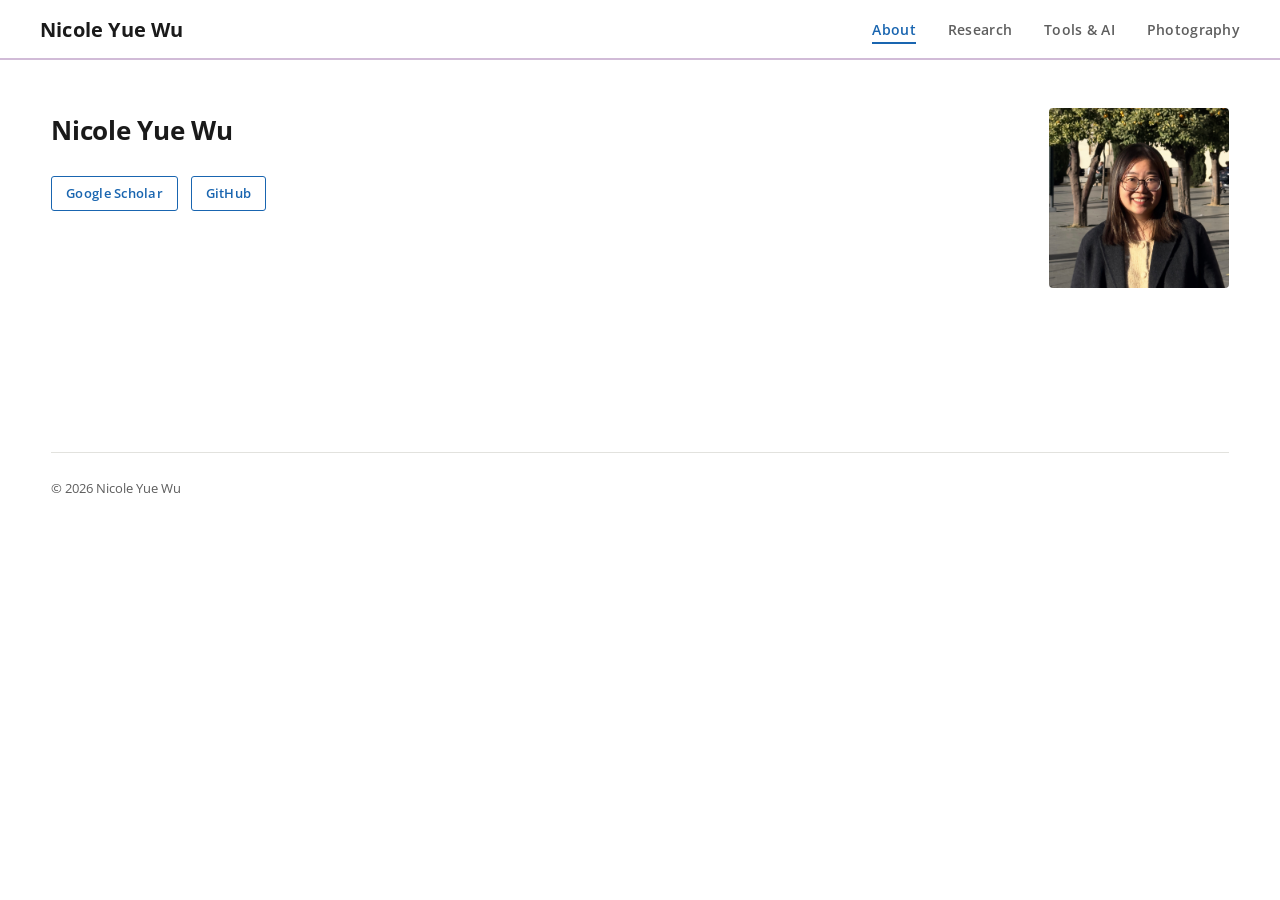
<file: index.html>
<!DOCTYPE html>
<html lang="en">
<head>
  <meta charset="UTF-8" />
  <meta name="viewport" content="width=device-width, initial-scale=1.0" />
  <title>Nicole Yue Wu</title>
  <link rel="preconnect" href="https://fonts.googleapis.com" />
  <link href="https://fonts.googleapis.com/css2?family=Open+Sans:wght@400;600;700&display=swap" rel="stylesheet" />
  <link rel="stylesheet" href="css/style.css?v=3" />
</head>
<body>

<nav>
  <a class="name" href="./">Nicole Yue Wu</a>
  <ul>
    <li><a href="./" class="active">About</a></li>
    <li><a href="research/">Research</a></li>
    <li><a href="projects/">Tools & AI</a></li>
    <li><a href="photography/">Photography</a></li>
  </ul>
</nav>

<main>

  <section>
    <div class="about">
      <div>
        <h1>Nicole Yue Wu</h1>
        <div class="links">
          <a href="https://scholar.google.com/citations?user=MaxJb-QAAAAJ&hl=en" target="_blank">Google Scholar</a>
          <a href="#">GitHub</a>
        </div>
      </div>
      <div class="about-photo"><img src="images/photo.jpg" alt="Nicole Yue Wu" /></div>
    </div>
  </section>


</main>

<footer>
  &copy; 2026 Nicole Yue Wu
</footer>

</body>
</html>
</file>
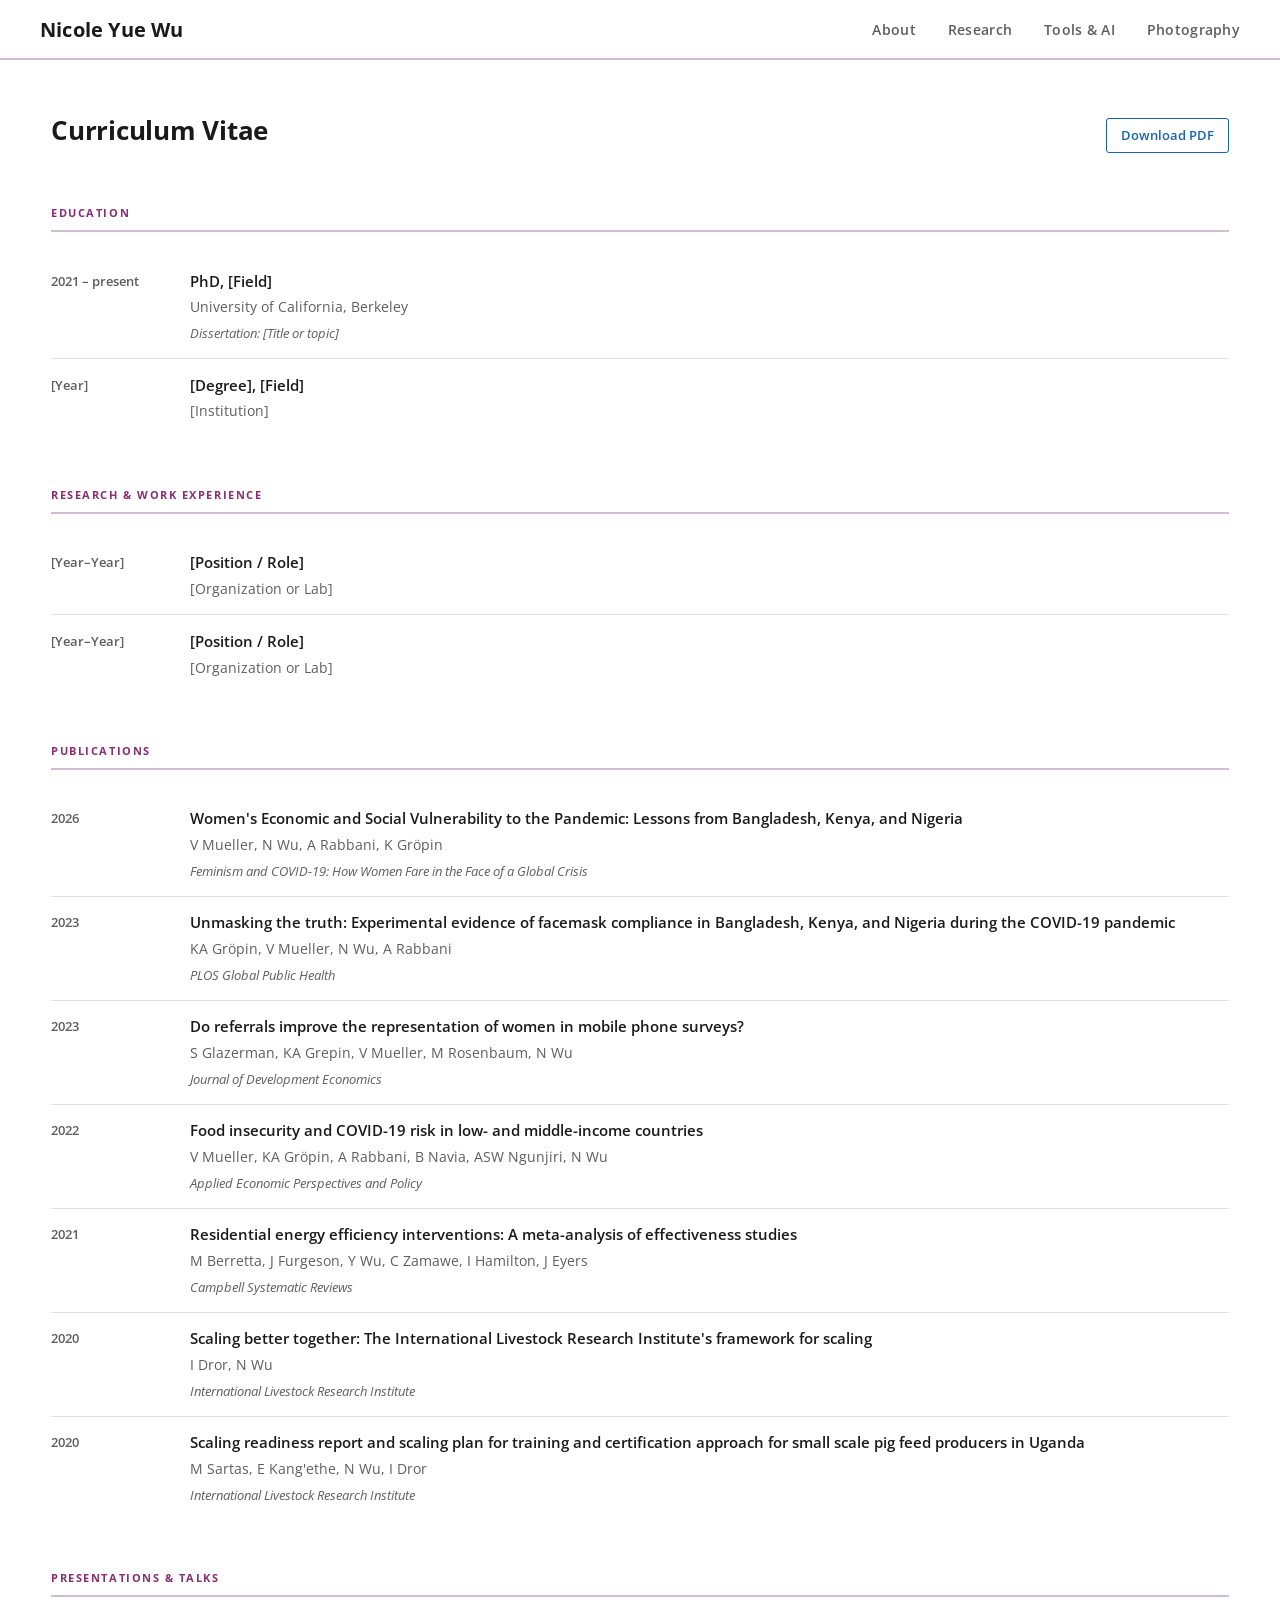
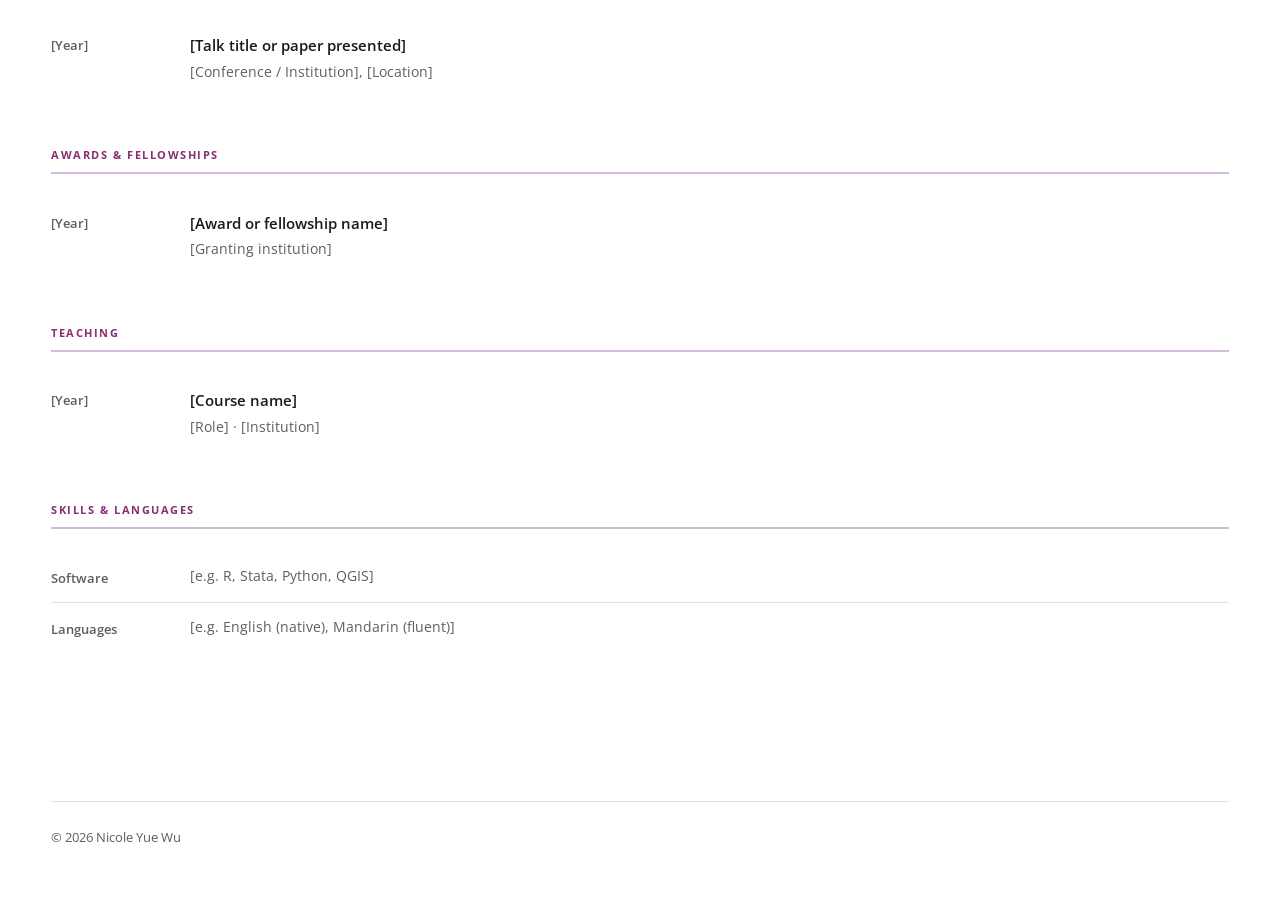
<file: cv/index.html>
<!DOCTYPE html>
<html lang="en">
<head>
  <meta charset="UTF-8" />
  <meta name="viewport" content="width=device-width, initial-scale=1.0" />
  <title>CV — Nicole Yue Wu</title>
  <link rel="preconnect" href="https://fonts.googleapis.com" />
  <link href="https://fonts.googleapis.com/css2?family=Open+Sans:wght@400;600;700&display=swap" rel="stylesheet" />
  <link rel="stylesheet" href="../css/style.css?v=4" />
  <style>
    .cv-header {
      display: flex;
      justify-content: space-between;
      align-items: baseline;
      margin-bottom: 2.8rem;
    }

    .cv-download {
      font-size: 13px;
      font-weight: 600;
      color: var(--accent);
      text-decoration: none;
      border: 1.5px solid var(--accent);
      padding: 5px 14px;
      border-radius: 3px;
      transition: all 0.15s;
      white-space: nowrap;
    }

    .cv-download:hover { background: var(--accent); color: white; }
  </style>
</head>
<body>

<nav>
  <a class="name" href="/">Nicole Yue Wu</a>
  <ul>
    <li><a href="../">About</a></li>
    <li><a href="../research/">Research</a></li>
    <li><a href="../projects/">Tools & AI</a></li>
    <li><a href="../photography/">Photography</a></li>
  </ul>
</nav>

<main>

  <div class="cv-header">
    <h1>Curriculum Vitae</h1>
    <a class="cv-download" href="#">Download PDF</a>
  </div>

  <section class="cv-section">
    <h2>Education</h2>
    <div class="cv-item">
      <div class="cv-year">2021 – present</div>
      <div>
        <div class="cv-detail-title">PhD, [Field]</div>
        <div class="cv-detail-sub">University of California, Berkeley</div>
        <div class="cv-detail-note">Dissertation: [Title or topic]</div>
      </div>
    </div>
    <div class="cv-item">
      <div class="cv-year">[Year]</div>
      <div>
        <div class="cv-detail-title">[Degree], [Field]</div>
        <div class="cv-detail-sub">[Institution]</div>
      </div>
    </div>
  </section>

  <section class="cv-section">
    <h2>Research &amp; Work Experience</h2>
    <div class="cv-item">
      <div class="cv-year">[Year–Year]</div>
      <div>
        <div class="cv-detail-title">[Position / Role]</div>
        <div class="cv-detail-sub">[Organization or Lab]</div>
      </div>
    </div>
    <div class="cv-item">
      <div class="cv-year">[Year–Year]</div>
      <div>
        <div class="cv-detail-title">[Position / Role]</div>
        <div class="cv-detail-sub">[Organization or Lab]</div>
      </div>
    </div>
  </section>

  <section class="cv-section">
    <h2>Publications</h2>
    <div class="cv-item">
      <div class="cv-year">2026</div>
      <div>
        <div class="cv-detail-title">Women's Economic and Social Vulnerability to the Pandemic: Lessons from Bangladesh, Kenya, and Nigeria</div>
        <div class="cv-detail-sub">V Mueller, N Wu, A Rabbani, K Gröpin</div>
        <div class="cv-detail-note">Feminism and COVID-19: How Women Fare in the Face of a Global Crisis</div>
      </div>
    </div>
    <div class="cv-item">
      <div class="cv-year">2023</div>
      <div>
        <div class="cv-detail-title">Unmasking the truth: Experimental evidence of facemask compliance in Bangladesh, Kenya, and Nigeria during the COVID-19 pandemic</div>
        <div class="cv-detail-sub">KA Gröpin, V Mueller, N Wu, A Rabbani</div>
        <div class="cv-detail-note">PLOS Global Public Health</div>
      </div>
    </div>
    <div class="cv-item">
      <div class="cv-year">2023</div>
      <div>
        <div class="cv-detail-title">Do referrals improve the representation of women in mobile phone surveys?</div>
        <div class="cv-detail-sub">S Glazerman, KA Grepin, V Mueller, M Rosenbaum, N Wu</div>
        <div class="cv-detail-note">Journal of Development Economics</div>
      </div>
    </div>
    <div class="cv-item">
      <div class="cv-year">2022</div>
      <div>
        <div class="cv-detail-title">Food insecurity and COVID-19 risk in low- and middle-income countries</div>
        <div class="cv-detail-sub">V Mueller, KA Gröpin, A Rabbani, B Navia, ASW Ngunjiri, N Wu</div>
        <div class="cv-detail-note">Applied Economic Perspectives and Policy</div>
      </div>
    </div>
    <div class="cv-item">
      <div class="cv-year">2021</div>
      <div>
        <div class="cv-detail-title">Residential energy efficiency interventions: A meta-analysis of effectiveness studies</div>
        <div class="cv-detail-sub">M Berretta, J Furgeson, Y Wu, C Zamawe, I Hamilton, J Eyers</div>
        <div class="cv-detail-note">Campbell Systematic Reviews</div>
      </div>
    </div>
    <div class="cv-item">
      <div class="cv-year">2020</div>
      <div>
        <div class="cv-detail-title">Scaling better together: The International Livestock Research Institute's framework for scaling</div>
        <div class="cv-detail-sub">I Dror, N Wu</div>
        <div class="cv-detail-note">International Livestock Research Institute</div>
      </div>
    </div>
    <div class="cv-item">
      <div class="cv-year">2020</div>
      <div>
        <div class="cv-detail-title">Scaling readiness report and scaling plan for training and certification approach for small scale pig feed producers in Uganda</div>
        <div class="cv-detail-sub">M Sartas, E Kang'ethe, N Wu, I Dror</div>
        <div class="cv-detail-note">International Livestock Research Institute</div>
      </div>
    </div>
  </section>

  <section class="cv-section">
    <h2>Presentations &amp; Talks</h2>
    <div class="cv-item">
      <div class="cv-year">[Year]</div>
      <div>
        <div class="cv-detail-title">[Talk title or paper presented]</div>
        <div class="cv-detail-sub">[Conference / Institution], [Location]</div>
      </div>
    </div>
  </section>

  <section class="cv-section">
    <h2>Awards &amp; Fellowships</h2>
    <div class="cv-item">
      <div class="cv-year">[Year]</div>
      <div>
        <div class="cv-detail-title">[Award or fellowship name]</div>
        <div class="cv-detail-sub">[Granting institution]</div>
      </div>
    </div>
  </section>

  <section class="cv-section">
    <h2>Teaching</h2>
    <div class="cv-item">
      <div class="cv-year">[Year]</div>
      <div>
        <div class="cv-detail-title">[Course name]</div>
        <div class="cv-detail-sub">[Role] · [Institution]</div>
      </div>
    </div>
  </section>

  <section class="cv-section">
    <h2>Skills &amp; Languages</h2>
    <div class="cv-item">
      <div class="cv-year">Software</div>
      <div>
        <div class="cv-detail-sub">[e.g. R, Stata, Python, QGIS]</div>
      </div>
    </div>
    <div class="cv-item">
      <div class="cv-year">Languages</div>
      <div>
        <div class="cv-detail-sub">[e.g. English (native), Mandarin (fluent)]</div>
      </div>
    </div>
  </section>

</main>

<footer>
  &copy; 2026 Nicole Yue Wu
</footer>

</body>
</html>
</file>
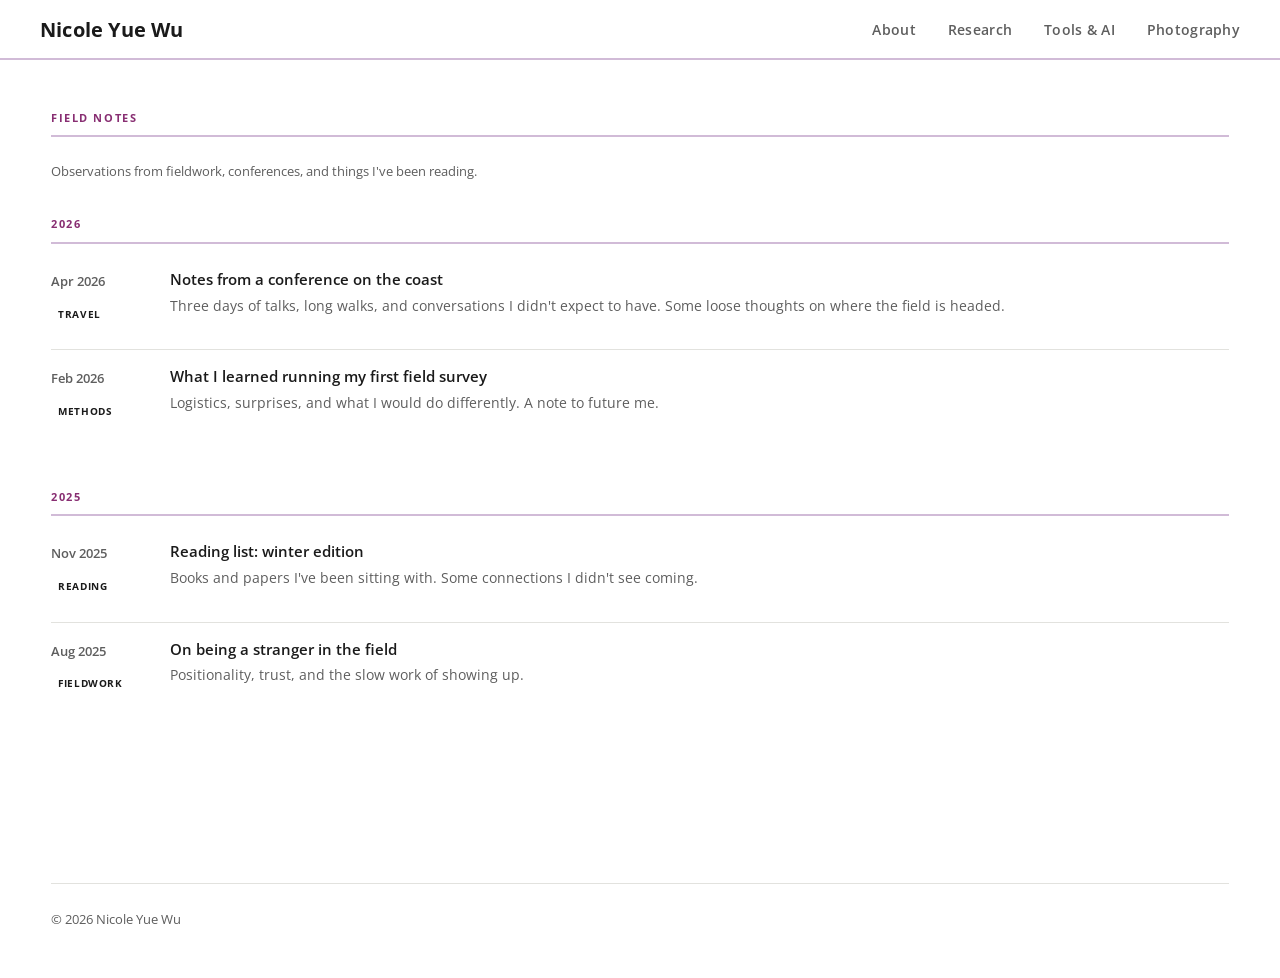
<file: field-notes/index.html>
<!DOCTYPE html>
<html lang="en">
<head>
  <meta charset="UTF-8" />
  <meta name="viewport" content="width=device-width, initial-scale=1.0" />
  <title>Field Notes — Nicole Yue Wu</title>
  <link rel="preconnect" href="https://fonts.googleapis.com" />
  <link href="https://fonts.googleapis.com/css2?family=Open+Sans:wght@400;600;700&display=swap" rel="stylesheet" />
  <link rel="stylesheet" href="../css/style.css?v=4" />
</head>
<body>

<nav>
  <a class="name" href="/">Nicole Yue Wu</a>
  <ul>
    <li><a href="../">About</a></li>
    <li><a href="../research/">Research</a></li>
    <li><a href="../projects/">Tools & AI</a></li>
    <li><a href="../photography/">Photography</a></li>
  </ul>
</nav>

<main>

  <section>
    <h2>Field Notes</h2>
    <p style="color:var(--muted);font-size:13px;margin-bottom:2rem;">
      Observations from fieldwork, conferences, and things I've been reading.
    </p>

    <div class="year-group">
      <div class="year-label">2026</div>
      <div class="note-item">
        <div class="note-meta">
          <span class="note-date">Apr 2026</span>
          <span class="note-tag">travel</span>
        </div>
        <div>
          <a class="note-title" href="#">Notes from a conference on the coast</a>
          <p class="note-excerpt">Three days of talks, long walks, and conversations I didn't expect to have. Some loose thoughts on where the field is headed.</p>
        </div>
      </div>
      <div class="note-item">
        <div class="note-meta">
          <span class="note-date">Feb 2026</span>
          <span class="note-tag">methods</span>
        </div>
        <div>
          <a class="note-title" href="#">What I learned running my first field survey</a>
          <p class="note-excerpt">Logistics, surprises, and what I would do differently. A note to future me.</p>
        </div>
      </div>
    </div>

    <div class="year-group">
      <div class="year-label">2025</div>
      <div class="note-item">
        <div class="note-meta">
          <span class="note-date">Nov 2025</span>
          <span class="note-tag">reading</span>
        </div>
        <div>
          <a class="note-title" href="#">Reading list: winter edition</a>
          <p class="note-excerpt">Books and papers I've been sitting with. Some connections I didn't see coming.</p>
        </div>
      </div>
      <div class="note-item">
        <div class="note-meta">
          <span class="note-date">Aug 2025</span>
          <span class="note-tag">fieldwork</span>
        </div>
        <div>
          <a class="note-title" href="#">On being a stranger in the field</a>
          <p class="note-excerpt">Positionality, trust, and the slow work of showing up.</p>
        </div>
      </div>
    </div>

  </section>

</main>

<footer>
  &copy; 2026 Nicole Yue Wu
</footer>

</body>
</html>
</file>
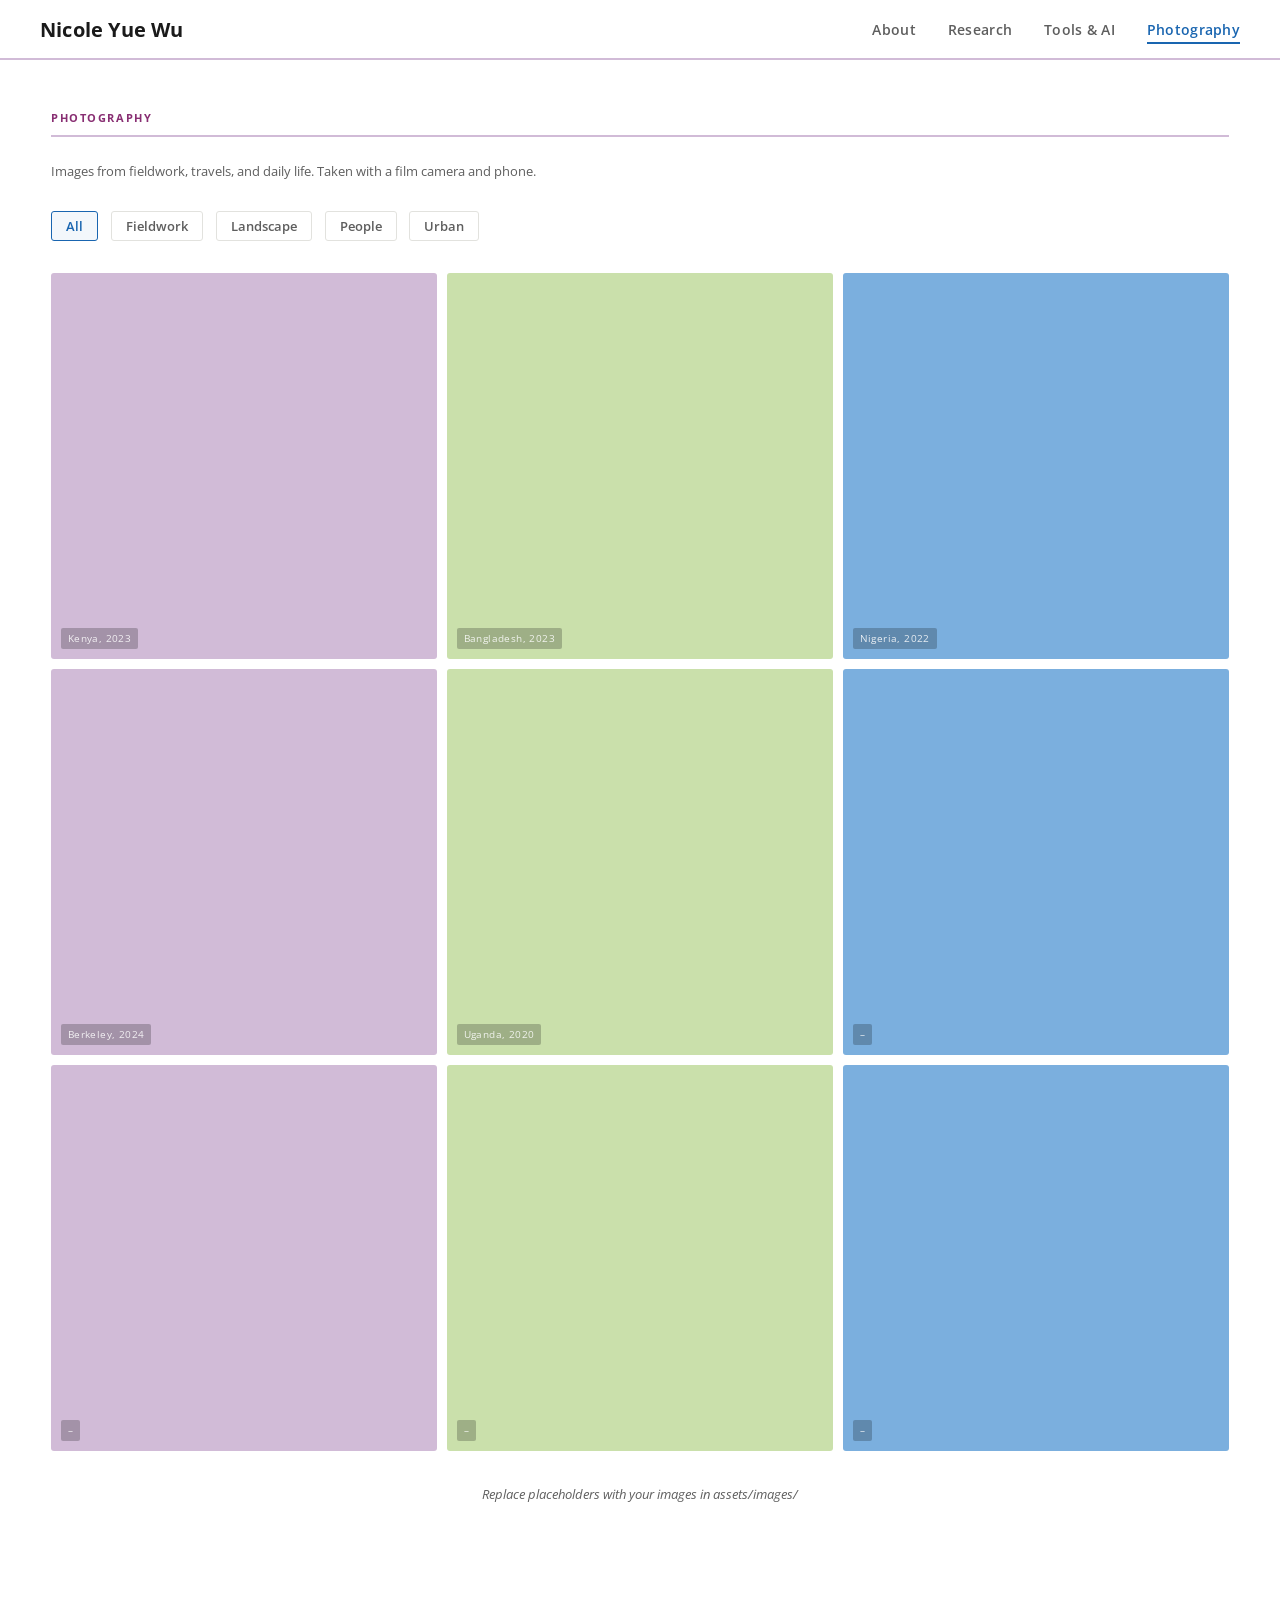
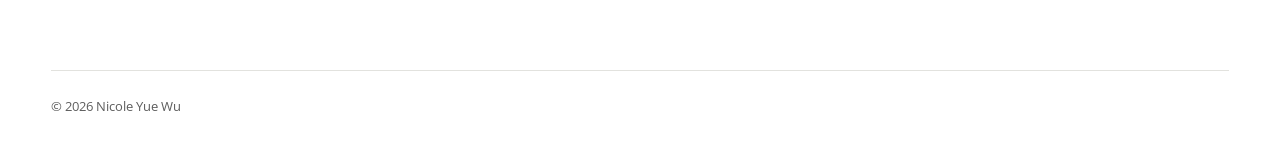
<file: photography/index.html>
<!DOCTYPE html>
<html lang="en">
<head>
  <meta charset="UTF-8" />
  <meta name="viewport" content="width=device-width, initial-scale=1.0" />
  <title>Photography — Nicole Yue Wu</title>
  <link rel="preconnect" href="https://fonts.googleapis.com" />
  <link href="https://fonts.googleapis.com/css2?family=Open+Sans:wght@400;600;700&display=swap" rel="stylesheet" />
  <link rel="stylesheet" href="../css/style.css?v=3" />
  <style>
    .series-nav {
      display: flex;
      gap: 0.8rem;
      margin-bottom: 2rem;
      flex-wrap: wrap;
    }

    .series-btn {
      font-family: 'Open Sans', sans-serif;
      font-size: 13px;
      font-weight: 600;
      color: var(--muted);
      background: none;
      border: 1.5px solid var(--border);
      padding: 5px 14px;
      border-radius: 3px;
      cursor: pointer;
      transition: all 0.15s;
    }

    .series-btn:hover,
    .series-btn.active {
      color: var(--accent);
      border-color: var(--accent);
      background: rgba(25,101,176,0.05);
    }

    .photo-caption {
      font-size: 13px;
      color: var(--muted);
      margin-top: 2rem;
      font-style: italic;
      text-align: center;
    }
  </style>
</head>
<body>

<nav>
  <a class="name" href="/">Nicole Yue Wu</a>
  <ul>
    <li><a href="../">About</a></li>
    <li><a href="../research/">Research</a></li>
    <li><a href="../projects/">Tools & AI</a></li>
    <li><a href="../photography/" class="active">Photography</a></li>
  </ul>
</nav>

<main>

  <section>
    <h2>Photography</h2>
    <p style="color:var(--muted);font-size:13px;margin-bottom:1.8rem;">
      Images from fieldwork, travels, and daily life. Taken with a film camera and phone.
    </p>

    <div class="series-nav">
      <button class="series-btn active">All</button>
      <button class="series-btn">Fieldwork</button>
      <button class="series-btn">Landscape</button>
      <button class="series-btn">People</button>
      <button class="series-btn">Urban</button>
    </div>

    <div class="photo-grid">
      <div class="photo-cell">
        <div class="photo-placeholder"><span class="photo-label">Kenya, 2023</span></div>
      </div>
      <div class="photo-cell">
        <div class="photo-placeholder"><span class="photo-label">Bangladesh, 2023</span></div>
      </div>
      <div class="photo-cell">
        <div class="photo-placeholder"><span class="photo-label">Nigeria, 2022</span></div>
      </div>
      <div class="photo-cell">
        <div class="photo-placeholder"><span class="photo-label">Berkeley, 2024</span></div>
      </div>
      <div class="photo-cell">
        <div class="photo-placeholder"><span class="photo-label">Uganda, 2020</span></div>
      </div>
      <div class="photo-cell">
        <div class="photo-placeholder"><span class="photo-label">–</span></div>
      </div>
      <div class="photo-cell">
        <div class="photo-placeholder"><span class="photo-label">–</span></div>
      </div>
      <div class="photo-cell">
        <div class="photo-placeholder"><span class="photo-label">–</span></div>
      </div>
      <div class="photo-cell">
        <div class="photo-placeholder"><span class="photo-label">–</span></div>
      </div>
    </div>

    <p class="photo-caption">Replace placeholders with your images in assets/images/</p>
  </section>

</main>

<footer>
  &copy; 2026 Nicole Yue Wu
</footer>

</body>
</html>
</file>
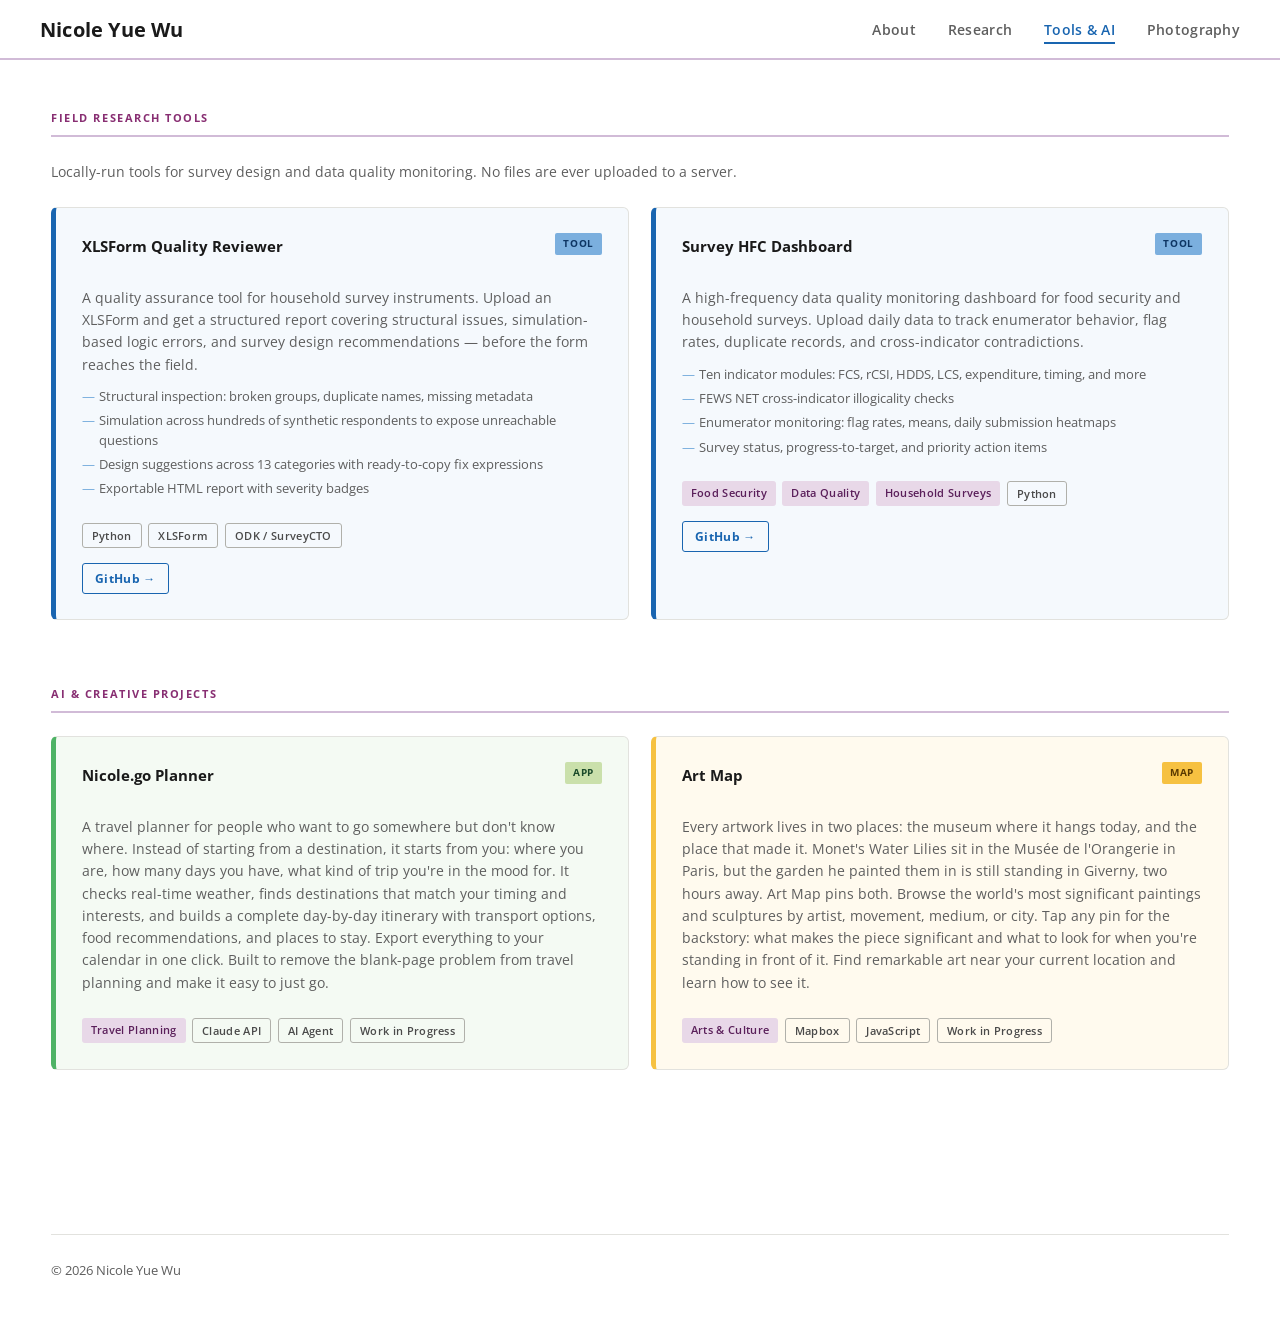
<file: projects/index.html>
<!DOCTYPE html>
<html lang="en">
<head>
  <meta charset="UTF-8" />
  <meta name="viewport" content="width=device-width, initial-scale=1.0" />
  <title>Projects — Nicole Yue Wu</title>
  <link rel="preconnect" href="https://fonts.googleapis.com" />
  <link href="https://fonts.googleapis.com/css2?family=Open+Sans:wght@400;600;700&display=swap" rel="stylesheet" />
  <link rel="stylesheet" href="../css/style.css?v=4" />
  <style>
    .project-grid {
      display: grid;
      grid-template-columns: 1fr 1fr;
      gap: 1.4rem;
      margin-top: 0.5rem;
    }

    .project-card {
      border: 1.5px solid #e2e2de;
      border-left: 5px solid #e2e2de;
      border-radius: 6px;
      padding: 1.6rem;
      display: flex;
      flex-direction: column;
      gap: 0.7rem;
      background: #fff;
      transition: box-shadow 0.15s;
    }

    .project-card:hover {
      box-shadow: 0 4px 16px rgba(0,0,0,0.09);
    }

    .project-card.card-tool {
      border-left-color: #1965B0;
      background: rgba(123,175,222,0.08);
    }

    .project-card.card-app {
      border-left-color: #4EB265;
      background: rgba(144,201,135,0.1);
    }

    .project-card.card-map {
      border-left-color: #F6C141;
      background: rgba(246,193,65,0.09);
    }

    .project-header {
      margin-bottom: 0.5rem;
    }

    .project-name {
      font-size: 15px;
      font-weight: 700;
      color: #1a1a1a;
      margin-bottom: 0.5rem;
    }

    .project-desc {
      font-size: 13.5px;
      color: #5e5e5e;
      line-height: 1.65;
      margin-bottom: 0;
    }

    .project-features {
      list-style: none;
      margin: 0;
      padding: 0;
      display: flex;
      flex-direction: column;
      gap: 0.3rem;
    }

    .project-features li {
      font-size: 13px;
      color: #5e5e5e;
      padding-left: 1.1rem;
      position: relative;
      line-height: 1.5;
    }

    .project-features li::before {
      content: '—';
      position: absolute;
      left: 0;
      color: #7BAFDE;
    }

    .project-footer {
      display: flex;
      gap: 0.6rem;
      margin-top: 0.2rem;
      align-items: center;
      flex-wrap: wrap;
    }

    .project-link {
      font-size: 12px;
      font-weight: 700;
      color: #1965B0;
      text-decoration: none;
      padding: 4px 12px;
      border: 1.5px solid #1965B0;
      border-radius: 3px;
      transition: all 0.15s;
    }

    .project-link:hover { background: #1965B0; color: white; }

    .project-tag {
      font-size: 11px;
      font-weight: 600;
      color: #5e5e5e;
      background: #ebebea;
      padding: 2px 8px;
      border-radius: 3px;
    }

    /* Outlined style for tech tags on this page */
    .tag-tech {
      background: transparent;
      border: 1.5px solid #b0b0aa;
      color: #4a4a4a;
    }

    .privacy-note {
      font-size: 12px;
      color: #5e5e5e;
      font-style: italic;
      margin: 0;
    }

    .section-intro {
      font-size: 14px;
      color: #5e5e5e;
      margin-bottom: 1.5rem;
      line-height: 1.65;
    }
  </style>
</head>
<body>

<nav>
  <a class="name" href="../">Nicole Yue Wu</a>
  <ul>
    <li><a href="../">About</a></li>
    <li><a href="../research/">Research</a></li>
    <li><a href="../projects/" class="active">Tools & AI</a></li>
    <li><a href="../photography/">Photography</a></li>
  </ul>
</nav>

<main>

  <section>
    <h2>Field Research Tools</h2>
    <p class="section-intro">Locally-run tools for survey design and data quality monitoring. No files are ever uploaded to a server.</p>

    <div class="project-grid">

      <div class="project-card card-tool">
        <div class="project-header">
          <div class="project-name">XLSForm Quality Reviewer</div>
          <span class="project-badge badge-tool">Tool</span>
        </div>
        <p class="project-desc">
          A quality assurance tool for household survey instruments. Upload an XLSForm and get a structured report covering structural issues, simulation-based logic errors, and survey design recommendations — before the form reaches the field.
        </p>
        <ul class="project-features">
          <li>Structural inspection: broken groups, duplicate names, missing metadata</li>
          <li>Simulation across hundreds of synthetic respondents to expose unreachable questions</li>
          <li>Design suggestions across 13 categories with ready-to-copy fix expressions</li>
          <li>Exportable HTML report with severity badges</li>
        </ul>
        <div class="tags" style="margin-top:0.8rem;">
          <span class="tag tag-tech">Python</span>
          <span class="tag tag-tech">XLSForm</span>
          <span class="tag tag-tech">ODK / SurveyCTO</span>
        </div>
        <div class="project-footer">
          <a class="project-link" href="https://github.com/nicolefindstar/xlsform-quality-reviewer" target="_blank">GitHub →</a>
        </div>
      </div>

      <div class="project-card card-tool">
        <div class="project-header">
          <div class="project-name">Survey HFC Dashboard</div>
          <span class="project-badge badge-tool">Tool</span>
        </div>
        <p class="project-desc">
          A high-frequency data quality monitoring dashboard for food security and household surveys. Upload daily data to track enumerator behavior, flag rates, duplicate records, and cross-indicator contradictions.
        </p>
        <ul class="project-features">
          <li>Ten indicator modules: FCS, rCSI, HDDS, LCS, expenditure, timing, and more</li>
          <li>FEWS NET cross-indicator illogicality checks</li>
          <li>Enumerator monitoring: flag rates, means, daily submission heatmaps</li>
          <li>Survey status, progress-to-target, and priority action items</li>
        </ul>
        <div class="tags" style="margin-top:0.8rem;">
          <span class="tag tag-theme">Food Security</span>
          <span class="tag tag-theme">Data Quality</span>
          <span class="tag tag-theme">Household Surveys</span>
          <span class="tag tag-tech">Python</span>
        </div>
        <div class="project-footer">
          <a class="project-link" href="https://github.com/nicolefindstar/survey-hfc" target="_blank">GitHub →</a>
        </div>
      </div>

    </div>
  </section>

  <section>
    <h2>AI &amp; Creative Projects</h2>

    <div class="project-grid">

      <div class="project-card card-app">
        <div class="project-header">
          <div class="project-name">Nicole.go Planner</div>
          <span class="project-badge badge-app">App</span>
        </div>
        <p class="project-desc">
          A travel planner for people who want to go somewhere but don't know where. Instead of starting from a destination, it starts from you: where you are, how many days you have, what kind of trip you're in the mood for. It checks real-time weather, finds destinations that match your timing and interests, and builds a complete day-by-day itinerary with transport options, food recommendations, and places to stay. Export everything to your calendar in one click. Built to remove the blank-page problem from travel planning and make it easy to just go.
        </p>
        <div class="tags" style="margin-top:0.8rem;">
          <span class="tag tag-theme">Travel Planning</span>
          <span class="tag tag-tech">Claude API</span>
          <span class="tag tag-tech">AI Agent</span>
          <span class="tag tag-tech">Work in Progress</span>
        </div>
      </div>

      <div class="project-card card-map">
        <div class="project-header">
          <div class="project-name">Art Map</div>
          <span class="project-badge badge-map">Map</span>
        </div>
        <p class="project-desc">
          Every artwork lives in two places: the museum where it hangs today, and the place that made it. Monet's Water Lilies sit in the Musée de l'Orangerie in Paris, but the garden he painted them in is still standing in Giverny, two hours away. Art Map pins both. Browse the world's most significant paintings and sculptures by artist, movement, medium, or city. Tap any pin for the backstory: what makes the piece significant and what to look for when you're standing in front of it. Find remarkable art near your current location and learn how to see it.
        </p>
        <div class="tags" style="margin-top:0.8rem;">
          <span class="tag tag-theme">Arts &amp; Culture</span>
          <span class="tag tag-tech">Mapbox</span>
          <span class="tag tag-tech">JavaScript</span>
          <span class="tag tag-tech">Work in Progress</span>
        </div>
      </div>

    </div>
  </section>

</main>

<footer>
  &copy; 2026 Nicole Yue Wu
</footer>

</body>
</html>
</file>
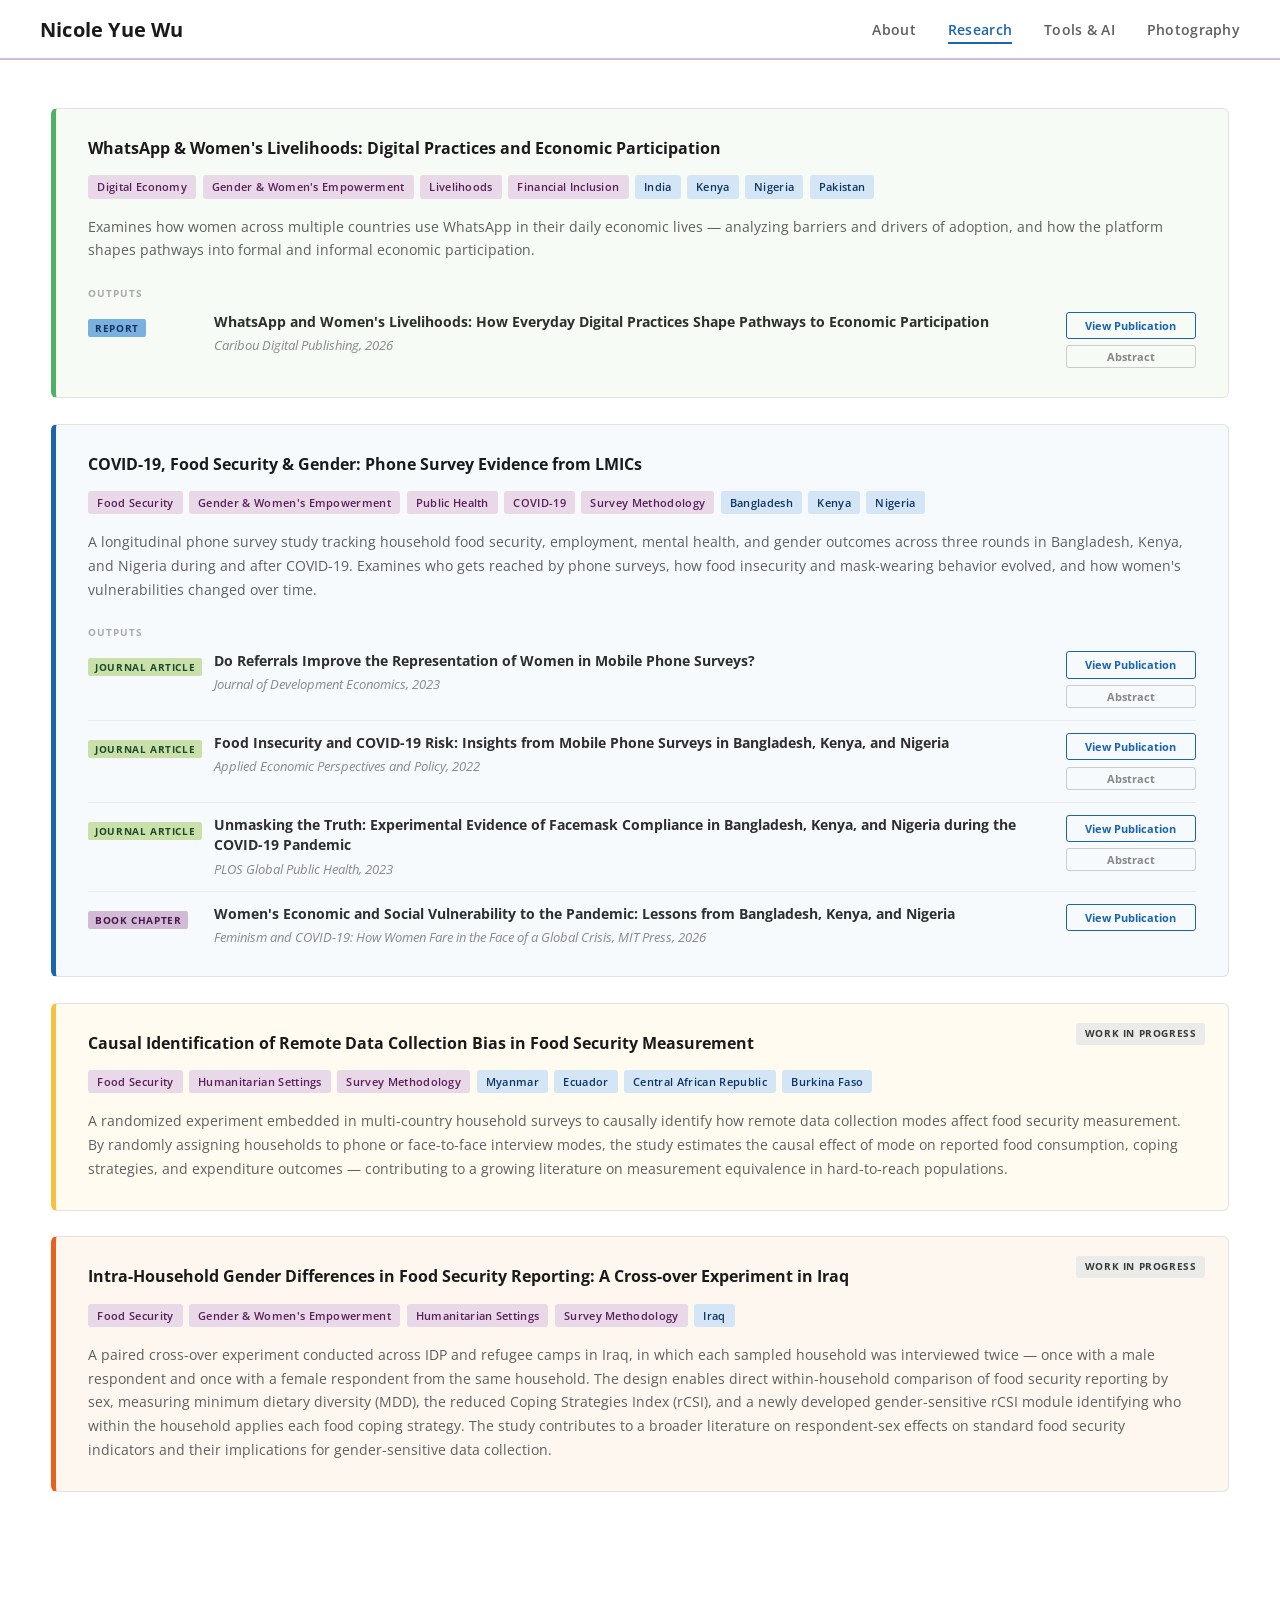
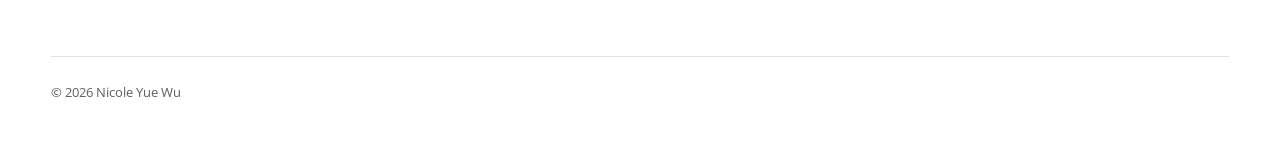
<file: research/index.html>
<!DOCTYPE html>
<html lang="en">
<head>
  <meta charset="UTF-8" />
  <meta name="viewport" content="width=device-width, initial-scale=1.0" />
  <title>Research — Nicole Yue Wu</title>
  <link rel="preconnect" href="https://fonts.googleapis.com" />
  <link href="https://fonts.googleapis.com/css2?family=Open+Sans:wght@400;600;700&display=swap" rel="stylesheet" />
  <link rel="stylesheet" href="../css/style.css?v=4" />
  <style>
    .research-grid {
      display: flex;
      flex-direction: column;
      gap: 1.6rem;
    }

    .research-card {
      border: 1.5px solid #e2e2de;
      border-left: 5px solid #e2e2de;
      border-radius: 6px;
      padding: 1.8rem 2rem;
      background: #fff;
      transition: box-shadow 0.15s;
      position: relative;
    }

    .wip-badge {
      position: absolute;
      top: 1.2rem;
      right: 1.4rem;
      font-size: 10px;
      font-weight: 700;
      letter-spacing: 0.06em;
      text-transform: uppercase;
      padding: 2px 9px;
      border-radius: 3px;
      background: #ebebea;
      color: #3a3a3a;
    }

    .research-card:hover { box-shadow: 0 4px 16px rgba(0,0,0,0.07); }

    .research-card.card-blue   { border-left-color: #1965B0; background: rgba(123,175,222,0.06); }
    .research-card.card-gold   { border-left-color: #F6C141; background: rgba(246,193,65,0.07);  }
    .research-card.card-green  { border-left-color: #4EB265; background: rgba(144,201,135,0.08); }
    .research-card.card-purple { border-left-color: #882E72; background: rgba(209,187,215,0.10); }
    .research-card.card-orange { border-left-color: #E8601C; background: rgba(241,147,45,0.07);  }

    .status-tool { background: #AE76A3; color: #fff; }
    .status-pkg  { background: #4EB265; color: #fff; }
    .status-note { background: #7BAFDE; color: #0d3563; }

    .card-title {
      font-size: 16px;
      font-weight: 700;
      color: #1a1a1a;
      line-height: 1.35;
      margin-bottom: 0.75rem;
    }

    .card-desc {
      font-size: 14px;
      color: #5e5e5e;
      line-height: 1.7;
      margin-bottom: 0;
    }

    .outputs-label {
      font-size: 10px;
      font-weight: 700;
      letter-spacing: 0.1em;
      text-transform: uppercase;
      color: #aaa;
      margin-bottom: 0.6rem;
      margin-top: 1.4rem;
    }

    .output-list {
      list-style: none;
      margin: 0;
      padding: 0;
      display: flex;
      flex-direction: column;
    }

    .output-item {
      display: flex;
      gap: 1rem;
      align-items: flex-start;
      padding: 0.75rem 0;
      border-bottom: 1px solid rgba(0,0,0,0.06);
    }

    .output-item:last-child { border-bottom: none; padding-bottom: 0; }
    .output-item:first-child { padding-top: 0; }

    .output-left {
      flex-shrink: 0;
      width: 110px;
    }

    .output-right {
      flex-shrink: 0;
      width: 130px;
      display: flex;
      align-items: flex-start;
      justify-content: flex-end;
    }

    .output-status {
      font-size: 10px;
      font-weight: 700;
      letter-spacing: 0.06em;
      text-transform: uppercase;
      padding: 2px 7px;
      border-radius: 2px;
      white-space: nowrap;
      width: 110px;
      text-align: center;
    }

    .status-journal { background: #CAE0AB; color: #1a4a2a; }
    .status-book    { background: #D1BBD7; color: #4a1a4a; }
    .status-report  { background: #7BAFDE; color: #0d3563; }
    .status-draft   { background: #F6C141; color: #5a3a00; }
    .status-wip     { background: #F1932D; color: #fff;    }

    .output-text {
      font-size: 13.5px;
      color: #2e2e2e;
      line-height: 1.55;
      flex: 1;
    }

    .output-venue {
      display: block;
      font-size: 12.5px;
      color: #888;
      font-style: italic;
      margin-top: 0.2rem;
    }

    .output-link, .abstract-btn {
      display: block;
      font-size: 11px;
      font-weight: 700;
      border-radius: 3px;
      padding: 3px 12px;
      white-space: nowrap;
      text-align: center;
      width: 100%;
      box-sizing: border-box;
      transition: all 0.15s;
    }

    .output-link {
      color: #1965B0;
      text-decoration: none;
      border: 1.5px solid #1965B0;
      background: transparent;
    }

    .output-link:hover { background: #1965B0; color: #fff; }

    .abstract-btn {
      color: #888;
      border: 1.5px solid #ccc;
      background: transparent;
      cursor: pointer;
      margin-top: 0.4rem;
      font-family: inherit;
    }

    .abstract-btn:hover { border-color: #888; color: #444; }

    .abstract-box {
      display: none;
      margin-top: 0.75rem;
      font-size: 13px;
      color: #4a4a4a;
      line-height: 1.65;
      background: rgba(0,0,0,0.03);
      border-left: 3px solid #ddd;
      padding: 0.75rem 1rem;
      border-radius: 0 4px 4px 0;
    }

    .abstract-box.open { display: block; }

    .output-right {
      display: flex;
      flex-direction: column;
      align-items: flex-end;
      gap: 0;
      flex-shrink: 0;
    }

    .section-intro {
      font-size: 14.5px;
      color: #5e5e5e;
      margin-bottom: 2rem;
      line-height: 1.7;
    }
  </style>
</head>
<body>

<nav>
  <a class="name" href="../">Nicole Yue Wu</a>
  <ul>
    <li><a href="../">About</a></li>
    <li><a href="../research/" class="active">Research</a></li>
    <li><a href="../projects/">Tools & AI</a></li>
    <li><a href="../photography/">Photography</a></li>
  </ul>
</nav>

<main>

  <section>
    <div class="research-grid">

      <!-- Project 1: WhatsApp & Women's Livelihoods -->
      <div class="research-card card-green">
        <div class="card-title">WhatsApp &amp; Women's Livelihoods: Digital Practices and Economic Participation</div>
        <div class="tags">
          <span class="tag tag-theme">Digital Economy</span>
          <span class="tag tag-theme">Gender &amp; Women's Empowerment</span>
          <span class="tag tag-theme">Livelihoods</span>
          <span class="tag tag-theme">Financial Inclusion</span>
          <span class="tag tag-geo">India</span>
          <span class="tag tag-geo">Kenya</span>
          <span class="tag tag-geo">Nigeria</span>
          <span class="tag tag-geo">Pakistan</span>
        </div>
        <p class="card-desc" style="margin-top:1rem;">
          Examines how women across multiple countries use WhatsApp in their daily economic lives — analyzing barriers and drivers of adoption, and how the platform shapes pathways into formal and informal economic participation.
        </p>
        <div class="outputs-label">Outputs</div>
        <ul class="output-list">
          <li class="output-item">
            <div class="output-left">
              <span class="output-status status-report">Report</span>
            </div>
            <span class="output-text">
              <strong>WhatsApp and Women's Livelihoods: How Everyday Digital Practices Shape Pathways to Economic Participation</strong>
              <span class="output-venue">Caribou Digital Publishing, 2026</span>
              <div class="abstract-box" id="abs-5">This report examines how women across India, Kenya, Nigeria, and Pakistan use WhatsApp to support income-generating activities. Drawing on nationally representative surveys of 7,000 adults and qualitative interviews, it estimates that approximately 80–98 million working-age women across these four countries rely on WhatsApp for livelihoods. The study analyzes adoption patterns, usage depth, and barriers to effective platform engagement, finding a pronounced income gradient in effective use and identifying how gender gaps in device ownership and business access shape women's economic participation through digital platforms.</div>
            </span>
            <div class="output-right">
              <a class="output-link" href="https://doi.org/10.64329/DPIX3065" target="_blank">View Publication</a>
              <button class="abstract-btn" onclick="toggleAbstract('abs-5', this)">Abstract</button>
            </div>
          </li>
        </ul>
      </div>

      <!-- Project 2: COVID Phone Surveys -->
      <div class="research-card card-blue">
        <div class="card-title">COVID-19, Food Security &amp; Gender: Phone Survey Evidence from LMICs</div>
        <div class="tags">
          <span class="tag tag-theme">Food Security</span>
          <span class="tag tag-theme">Gender &amp; Women's Empowerment</span>
          <span class="tag tag-theme">Public Health</span>
          <span class="tag tag-theme">COVID-19</span>
          <span class="tag tag-theme">Survey Methodology</span>
          <span class="tag tag-geo">Bangladesh</span>
          <span class="tag tag-geo">Kenya</span>
          <span class="tag tag-geo">Nigeria</span>
        </div>
        <p class="card-desc" style="margin-top:1rem;">
          A longitudinal phone survey study tracking household food security, employment, mental health, and gender outcomes across three rounds in Bangladesh, Kenya, and Nigeria during and after COVID-19. Examines who gets reached by phone surveys, how food insecurity and mask-wearing behavior evolved, and how women's vulnerabilities changed over time.
        </p>
        <div class="outputs-label">Outputs</div>
        <ul class="output-list">
          <li class="output-item">
            <div class="output-left">
              <span class="output-status status-journal">Journal Article</span>
            </div>
            <span class="output-text">
              <strong>Do Referrals Improve the Representation of Women in Mobile Phone Surveys?</strong>
              <span class="output-venue">Journal of Development Economics, 2023</span>
              <div class="abstract-box" id="abs-1">Random digit dial surveys with mobile phones risk under-representation of women. To address this, we compare the characteristics of women recruited directly with those of women recruited through referrals from male household members. The referral process improves representation of vulnerable groups, such as young women, the asset poor, and those living in areas with low connectivity. Among mobile phone users, we show a referral (rather than a direct dial) protocol includes more nationally representative proportions of women with these attributes. While seeking intra-household referrals may improve representation, we show that it does so at a higher cost.</div>
            </span>
            <div class="output-right">
              <a class="output-link" href="https://doi.org/10.1016/j.jdeveco.2023.103077" target="_blank">View Publication</a>
              <button class="abstract-btn" onclick="toggleAbstract('abs-1', this)">Abstract</button>
            </div>
          </li>
          <li class="output-item">
            <div class="output-left">
              <span class="output-status status-journal">Journal Article</span>
            </div>
            <span class="output-text">
              <strong>Food Insecurity and COVID-19 Risk: Insights from Mobile Phone Surveys in Bangladesh, Kenya, and Nigeria</strong>
              <span class="output-venue">Applied Economic Perspectives and Policy, 2022</span>
              <div class="abstract-box" id="abs-2">The COVID‐19 pandemic prompted social distancing, workplace closures, and restrictions on mobility and trade that had cascading effects on economic activity, food prices, and employment in low‐ and middle‐income countries. Using longitudinal data from Bangladesh, Kenya, and Nigeria covering a period from October 2020 to April 2021, the paper assesses whether knowledge of a person infected with COVID‐19 is associated with food insecurity, job loss and business closures, and coping strategies to smooth consumption. The likelihood of households to experience food insecurity at the extensive and intensive margins increased among those who knew an infected person in Bangladesh and Kenya.</div>
            </span>
            <div class="output-right">
              <a class="output-link" href="https://doi.org/10.1002/aepp.13200" target="_blank">View Publication</a>
              <button class="abstract-btn" onclick="toggleAbstract('abs-2', this)">Abstract</button>
            </div>
          </li>
          <li class="output-item">
            <div class="output-left">
              <span class="output-status status-journal">Journal Article</span>
            </div>
            <span class="output-text">
              <strong>Unmasking the Truth: Experimental Evidence of Facemask Compliance in Bangladesh, Kenya, and Nigeria during the COVID-19 Pandemic</strong>
              <span class="output-venue">PLOS Global Public Health, 2023</span>
              <div class="abstract-box" id="abs-3">High levels of compliance with public health measures are critical to ensure a successful response to the COVID-19 pandemic and other public health emergencies. However, most data on compliance are self-reported and the tendency to overreport due to social desirability could yield biased estimates of actual compliance. A list experiment is a widely used method to estimate social desirability bias in self-reported estimates of sensitive behaviours. We estimate rates of compliance with facemask mandates in Kenya, Nigeria, and Bangladesh using data from phone surveys conducted in March-April 2021. We find large gaps between stated and elicited rates of facemask wearing: an almost 40 percentage point gap in Kenya, 30 percentage points in Nigeria, and 20 percentage points in Bangladesh. Data collected from self-reported surveys may not be reliable to monitor ongoing compliance with public health measures.</div>
            </span>
            <div class="output-right">
              <a class="output-link" href="https://doi.org/10.1371/journal.pgph.0001086" target="_blank">View Publication</a>
              <button class="abstract-btn" onclick="toggleAbstract('abs-3', this)">Abstract</button>
            </div>
          </li>
          <li class="output-item">
            <div class="output-left">
              <span class="output-status status-book">Book Chapter</span>
            </div>
            <span class="output-text">
              <strong>Women's Economic and Social Vulnerability to the Pandemic: Lessons from Bangladesh, Kenya, and Nigeria</strong>
              <span class="output-venue">Feminism and COVID-19: How Women Fare in the Face of a Global Crisis, MIT Press, 2026</span>
            </span>
            <div class="output-right">
              <a class="output-link" href="https://doi.org/10.7551/mitpress/14895.003.0011" target="_blank">View Publication</a>
            </div>
          </li>
        </ul>
      </div>

      <!-- Project 3: rCARI / WFP -->
      <div class="research-card card-gold">
        <span class="wip-badge">Work in Progress</span>
        <div class="card-title">Causal Identification of Remote Data Collection Bias in Food Security Measurement</div>
        <div class="tags">
          <span class="tag tag-theme">Food Security</span>
          <span class="tag tag-theme">Humanitarian Settings</span>
          <span class="tag tag-theme">Survey Methodology</span>
          <span class="tag tag-geo">Myanmar</span>
          <span class="tag tag-geo">Ecuador</span>
          <span class="tag tag-geo">Central African Republic</span>
          <span class="tag tag-geo">Burkina Faso</span>
        </div>
        <p class="card-desc" style="margin-top:1rem;">
          A randomized experiment embedded in multi-country household surveys to causally identify how remote data collection modes affect food security measurement. By randomly assigning households to phone or face-to-face interview modes, the study estimates the causal effect of mode on reported food consumption, coping strategies, and expenditure outcomes — contributing to a growing literature on measurement equivalence in hard-to-reach populations.
        </p>
      </div>

      <!-- Project 4: Iraq Gender & Food Security -->
      <div class="research-card card-orange">
        <span class="wip-badge">Work in Progress</span>
        <div class="card-title">Intra-Household Gender Differences in Food Security Reporting: A Cross-over Experiment in Iraq</div>
        <div class="tags">
          <span class="tag tag-theme">Food Security</span>
          <span class="tag tag-theme">Gender &amp; Women's Empowerment</span>
          <span class="tag tag-theme">Humanitarian Settings</span>
          <span class="tag tag-theme">Survey Methodology</span>
          <span class="tag tag-geo">Iraq</span>
        </div>
        <p class="card-desc" style="margin-top:1rem;">
          A paired cross-over experiment conducted across IDP and refugee camps in Iraq, in which each sampled household was interviewed twice — once with a male respondent and once with a female respondent from the same household. The design enables direct within-household comparison of food security reporting by sex, measuring minimum dietary diversity (MDD), the reduced Coping Strategies Index (rCSI), and a newly developed gender-sensitive rCSI module identifying who within the household applies each food coping strategy. The study contributes to a broader literature on respondent-sex effects on standard food security indicators and their implications for gender-sensitive data collection.
        </p>
      </div>

    </div>
  </section>

</main>

<footer>
  &copy; 2026 Nicole Yue Wu
</footer>

<script>
  function toggleAbstract(id, btn) {
    var box = document.getElementById(id);
    var isOpen = box.classList.toggle('open');
    btn.textContent = isOpen ? 'Hide' : 'Abstract';
  }
</script>
</body>
</html>
</file>
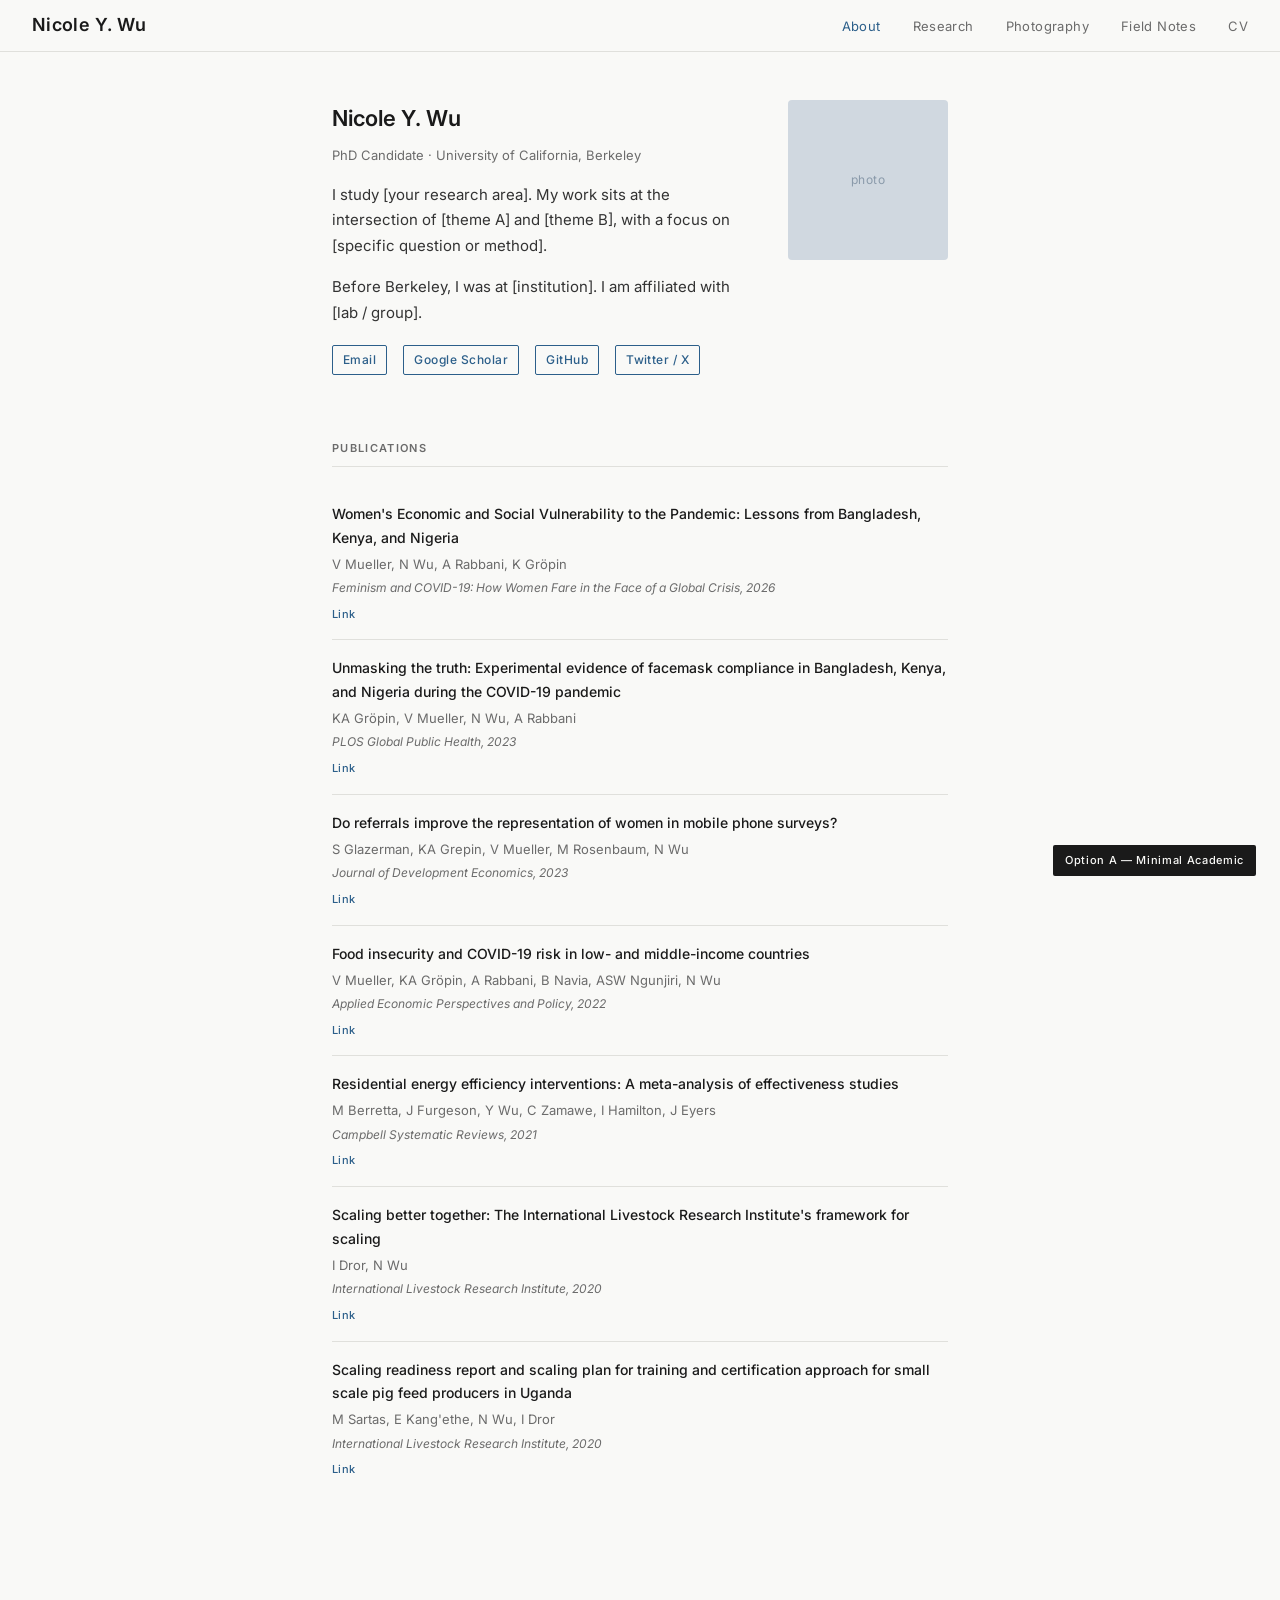
<file: option-a-minimal-academic.html>
<!DOCTYPE html>
<html lang="en">
<head>
  <meta charset="UTF-8" />
  <meta name="viewport" content="width=device-width, initial-scale=1.0" />
  <title>Option A — Minimal Academic</title>
  <link rel="preconnect" href="https://fonts.googleapis.com" />
  <link href="https://fonts.googleapis.com/css2?family=Inter:wght@300;400;500;600&display=swap" rel="stylesheet" />
  <style>
    *, *::before, *::after { box-sizing: border-box; margin: 0; padding: 0; }

    :root {
      --bg: #f9f9f7;
      --text: #1a1a1a;
      --muted: #6b6b6b;
      --accent: #2c5f8a;
      --border: #e0e0dc;
    }

    body {
      font-family: 'Inter', sans-serif;
      background: var(--bg);
      color: var(--text);
      font-size: 15px;
      line-height: 1.7;
    }

    /* Nav */
    nav {
      position: fixed;
      top: 0; left: 0; right: 0;
      background: var(--bg);
      border-bottom: 1px solid var(--border);
      padding: 0 2rem;
      height: 52px;
      display: flex;
      align-items: center;
      justify-content: space-between;
      z-index: 100;
    }

    nav .name {
      font-weight: 600;
      font-size: 18px;
      letter-spacing: 0.02em;
      color: var(--text);
      text-decoration: none;
    }

    nav ul {
      list-style: none;
      display: flex;
      gap: 2rem;
    }

    nav ul a {
      text-decoration: none;
      color: var(--muted);
      font-size: 13px;
      font-weight: 400;
      letter-spacing: 0.03em;
      transition: color 0.15s;
    }

    nav ul a:hover, nav ul a.active { color: var(--accent); }

    /* Layout */
    main {
      max-width: 680px;
      margin: 0 auto;
      padding: 100px 2rem 80px;
    }

    /* About section */
    .about {
      display: grid;
      grid-template-columns: 1fr 160px;
      gap: 2.5rem;
      align-items: start;
      margin-bottom: 4rem;
    }

    .about-photo {
      width: 160px;
      height: 160px;
      border-radius: 4px;
      background: #d0d8e0;
      display: flex;
      align-items: center;
      justify-content: center;
      color: #8a9aaa;
      font-size: 12px;
      letter-spacing: 0.05em;
    }

    h1 {
      font-size: 22px;
      font-weight: 600;
      margin-bottom: 0.4rem;
    }

    .affiliation {
      font-size: 13px;
      color: var(--muted);
      margin-bottom: 1rem;
    }

    p { margin-bottom: 1rem; color: #333; }

    .links {
      display: flex;
      gap: 1rem;
      flex-wrap: wrap;
      margin-top: 1.2rem;
    }

    .links a {
      font-size: 12px;
      font-weight: 500;
      color: var(--accent);
      text-decoration: none;
      letter-spacing: 0.04em;
      padding: 4px 10px;
      border: 1px solid var(--accent);
      border-radius: 2px;
      transition: all 0.15s;
    }

    .links a:hover { background: var(--accent); color: white; }

    /* Section */
    section { margin-bottom: 3.5rem; }

    h2 {
      font-size: 11px;
      font-weight: 600;
      letter-spacing: 0.12em;
      text-transform: uppercase;
      color: var(--muted);
      margin-bottom: 1.2rem;
      padding-bottom: 0.5rem;
      border-bottom: 1px solid var(--border);
    }

    /* Publications */
    .pub-list { list-style: none; }

    .pub-item {
      padding: 1rem 0;
      border-bottom: 1px solid var(--border);
    }

    .pub-item:last-child { border-bottom: none; }

    .pub-title {
      font-weight: 500;
      font-size: 14px;
      margin-bottom: 0.2rem;
    }

    .pub-authors {
      font-size: 13px;
      color: var(--muted);
      margin-bottom: 0.2rem;
    }

    .pub-venue {
      font-size: 12px;
      color: var(--muted);
      font-style: italic;
    }

    .pub-links { margin-top: 0.4rem; display: flex; gap: 0.6rem; }

    .pub-links a {
      font-size: 11px;
      font-weight: 500;
      color: var(--accent);
      text-decoration: none;
      letter-spacing: 0.04em;
    }

    .pub-citations {
      font-size: 11px;
      color: var(--muted);
      margin-top: 0.3rem;
    }

    /* Photo grid preview */
    .photo-grid {
      display: grid;
      grid-template-columns: repeat(3, 1fr);
      gap: 6px;
    }

    .photo-cell {
      aspect-ratio: 1;
      background: #d4dce5;
      border-radius: 2px;
    }

    .photo-cell:nth-child(2) { background: #c8d5c0; }
    .photo-cell:nth-child(3) { background: #d5cfc8; }
    .photo-cell:nth-child(4) { background: #cdd5d8; }
    .photo-cell:nth-child(5) { background: #d8d0cc; }
    .photo-cell:nth-child(6) { background: #ccc8d5; }

    /* Field notes */
    .note-list { list-style: none; }

    .note-item {
      display: flex;
      gap: 1.5rem;
      padding: 0.8rem 0;
      border-bottom: 1px solid var(--border);
      align-items: baseline;
    }

    .note-date {
      font-size: 12px;
      color: var(--muted);
      white-space: nowrap;
      min-width: 80px;
      font-variant-numeric: tabular-nums;
    }

    .note-title {
      font-size: 14px;
      font-weight: 400;
      color: var(--text);
      text-decoration: none;
    }

    .note-title:hover { color: var(--accent); }

    /* Label */
    .style-label {
      position: fixed;
      bottom: 1.5rem;
      right: 1.5rem;
      background: var(--text);
      color: var(--bg);
      font-size: 11px;
      padding: 6px 12px;
      border-radius: 2px;
      letter-spacing: 0.06em;
      font-weight: 500;
    }
  </style>
</head>
<body>

<nav>
  <a class="name" href="#">Nicole Y. Wu</a>
  <ul>
    <li><a href="#" class="active">About</a></li>
    <li><a href="#">Research</a></li>
    <li><a href="#">Photography</a></li>
    <li><a href="#">Field Notes</a></li>
    <li><a href="#">CV</a></li>
  </ul>
</nav>

<main>

  <section>
    <div class="about">
      <div>
        <h1>Nicole Y. Wu</h1>
        <p class="affiliation">PhD Candidate · University of California, Berkeley</p>
        <p>I study [your research area]. My work sits at the intersection of [theme A] and [theme B], with a focus on [specific question or method].</p>
        <p>Before Berkeley, I was at [institution]. I am affiliated with [lab / group].</p>
        <div class="links">
          <a href="#">Email</a>
          <a href="#">Google Scholar</a>
          <a href="#">GitHub</a>
          <a href="#">Twitter / X</a>
        </div>
      </div>
      <div class="about-photo">photo</div>
    </div>
  </section>

  <section>
    <h2>Publications</h2>
    <ul class="pub-list">
      <li class="pub-item">
        <div class="pub-title">Women's Economic and Social Vulnerability to the Pandemic: Lessons from Bangladesh, Kenya, and Nigeria</div>
        <div class="pub-authors">V Mueller, N Wu, A Rabbani, K Gröpin</div>
        <div class="pub-venue">Feminism and COVID-19: How Women Fare in the Face of a Global Crisis, 2026</div>
        <div class="pub-links"><a href="#">Link</a></div>
      </li>
      <li class="pub-item">
        <div class="pub-title">Unmasking the truth: Experimental evidence of facemask compliance in Bangladesh, Kenya, and Nigeria during the COVID-19 pandemic</div>
        <div class="pub-authors">KA Gröpin, V Mueller, N Wu, A Rabbani</div>
        <div class="pub-venue">PLOS Global Public Health, 2023</div>
        <div class="pub-links"><a href="#">Link</a></div>
      </li>
      <li class="pub-item">
        <div class="pub-title">Do referrals improve the representation of women in mobile phone surveys?</div>
        <div class="pub-authors">S Glazerman, KA Grepin, V Mueller, M Rosenbaum, N Wu</div>
        <div class="pub-venue">Journal of Development Economics, 2023</div>
        <div class="pub-links"><a href="#">Link</a></div>
      </li>
      <li class="pub-item">
        <div class="pub-title">Food insecurity and COVID-19 risk in low- and middle-income countries</div>
        <div class="pub-authors">V Mueller, KA Gröpin, A Rabbani, B Navia, ASW Ngunjiri, N Wu</div>
        <div class="pub-venue">Applied Economic Perspectives and Policy, 2022</div>
        <div class="pub-links"><a href="#">Link</a></div>
      </li>
      <li class="pub-item">
        <div class="pub-title">Residential energy efficiency interventions: A meta-analysis of effectiveness studies</div>
        <div class="pub-authors">M Berretta, J Furgeson, Y Wu, C Zamawe, I Hamilton, J Eyers</div>
        <div class="pub-venue">Campbell Systematic Reviews, 2021</div>
        <div class="pub-links"><a href="#">Link</a></div>
      </li>
      <li class="pub-item">
        <div class="pub-title">Scaling better together: The International Livestock Research Institute's framework for scaling</div>
        <div class="pub-authors">I Dror, N Wu</div>
        <div class="pub-venue">International Livestock Research Institute, 2020</div>
        <div class="pub-links"><a href="#">Link</a></div>
      </li>
      <li class="pub-item">
        <div class="pub-title">Scaling readiness report and scaling plan for training and certification approach for small scale pig feed producers in Uganda</div>
        <div class="pub-authors">M Sartas, E Kang'ethe, N Wu, I Dror</div>
        <div class="pub-venue">International Livestock Research Institute, 2020</div>
        <div class="pub-links"><a href="#">Link</a></div>
      </li>
    </ul>
  </section>


</main>

<div class="style-label">Option A — Minimal Academic</div>

</body>
</html>
</file>
<file: css/style.css>
*, *::before, *::after { box-sizing: border-box; margin: 0; padding: 0; }

:root {
  /* Tol Rainbow palette */
  --tol-purple-light: #D1BBD7;
  --tol-purple-mid:   #AE76A3;
  --tol-purple-dark:  #882E72;
  --tol-blue-dark:    #1965B0;
  --tol-blue-mid:     #5289C7;
  --tol-blue-light:   #7BAFDE;
  --tol-green-dark:   #4EB265;
  --tol-green-mid:    #90C987;
  --tol-green-light:  #CAE0AB;
  --tol-yellow:       #F7F056;
  --tol-gold:         #F6C141;
  --tol-orange-light: #F1932D;
  --tol-orange-dark:  #E8601C;
  --tol-red:          #DC050C;
  --tol-brown:        #72190E;

  /* Site tokens */
  --bg:        #ffffff;
  --surface:   #ffffff;
  --text:      #1a1a1a;
  --muted:     #5e5e5e;
  --accent:    #1965B0;   /* tol blue-dark */
  --accent2:   #882E72;   /* tol purple-dark */
  --border:    #e2e2de;
}

body {
  font-family: 'Open Sans', sans-serif;
  background: var(--bg);
  color: var(--text);
  font-size: 16px;
  line-height: 1.75;
}

/* ── Nav ─────────────────────────────────────── */
nav {
  position: fixed;
  top: 0; left: 0; right: 0;
  background: var(--surface);
  border-bottom: 2px solid var(--tol-purple-light);
  padding: 0 2.5rem;
  height: 60px;
  display: flex;
  align-items: center;
  justify-content: space-between;
  z-index: 100;
}

nav .name {
  font-weight: 700;
  font-size: 20px;
  letter-spacing: 0.01em;
  color: var(--text);
  text-decoration: none;
}

nav ul {
  list-style: none;
  display: flex;
  gap: 2rem;
}

nav ul a {
  text-decoration: none;
  color: var(--muted);
  font-size: 14px;
  font-weight: 600;
  letter-spacing: 0.02em;
  padding-bottom: 3px;
  border-bottom: 2px solid transparent;
  transition: color 0.15s, border-color 0.15s;
}

nav ul a:hover       { color: var(--accent); border-color: var(--tol-blue-light); }
nav ul a.active      { color: var(--accent); border-color: var(--accent); }

/* ── Layout ──────────────────────────────────── */
main {
  max-width: 1200px;
  width: 92%;
  margin: 0 auto;
  padding: 108px 0 100px;
}

/* ── About ───────────────────────────────────── */
.about {
  display: grid;
  grid-template-columns: 1fr 180px;
  gap: 3rem;
  align-items: start;
  margin-bottom: 4rem;
}

.about-photo {
  width: 180px;
  height: 180px;
  border-radius: 4px;
  background: var(--tol-purple-light);
  display: flex;
  align-items: center;
  justify-content: center;
  color: #6a4a6a;
  font-size: 13px;
  letter-spacing: 0.05em;
  overflow: hidden;
}

.about-photo img {
  width: 100%; height: 100%;
  object-fit: cover;
}

h1 {
  font-size: 26px;
  font-weight: 700;
  margin-bottom: 0.3rem;
  letter-spacing: -0.01em;
}

.affiliation {
  font-size: 14px;
  color: var(--muted);
  margin-bottom: 1.2rem;
  font-weight: 400;
}

p { margin-bottom: 1rem; color: #2e2e2e; }

.links {
  display: flex;
  gap: 0.8rem;
  flex-wrap: wrap;
  margin-top: 1.4rem;
}

.links a {
  font-size: 13px;
  font-weight: 600;
  color: var(--accent);
  text-decoration: none;
  letter-spacing: 0.02em;
  padding: 5px 14px;
  border: 1.5px solid var(--accent);
  border-radius: 3px;
  transition: all 0.15s;
}

.links a:hover { background: var(--accent); color: white; }

/* ── Section ─────────────────────────────────── */
section { margin-bottom: 4rem; }

h2 {
  font-size: 11px;
  font-weight: 700;
  letter-spacing: 0.14em;
  text-transform: uppercase;
  color: var(--accent2);
  margin-bottom: 1.4rem;
  padding-bottom: 0.5rem;
  border-bottom: 2px solid var(--tol-purple-light);
}

/* ── Publications ────────────────────────────── */
.pub-list { list-style: none; }

.pub-item {
  padding: 1.1rem 0;
  border-bottom: 1px solid var(--border);
}

.pub-item:last-child { border-bottom: none; }

.pub-title {
  font-weight: 600;
  font-size: 15px;
  margin-bottom: 0.25rem;
  line-height: 1.5;
}

.pub-authors {
  font-size: 13.5px;
  color: var(--muted);
  margin-bottom: 0.2rem;
}

.pub-venue {
  font-size: 13px;
  color: var(--muted);
  font-style: italic;
}

.pub-links { margin-top: 0.5rem; display: flex; gap: 0.7rem; }

.pub-links a {
  font-size: 12px;
  font-weight: 600;
  color: var(--accent);
  text-decoration: none;
  letter-spacing: 0.03em;
}

.pub-links a:hover { text-decoration: underline; }

/* ── CV ──────────────────────────────────────── */
.cv-section { margin-bottom: 3rem; }

.cv-item {
  display: grid;
  grid-template-columns: 120px 1fr;
  gap: 1.2rem;
  padding: 0.8rem 0;
  border-bottom: 1px solid var(--border);
}

.cv-item:last-child { border-bottom: none; }

.cv-year {
  font-size: 13px;
  color: var(--muted);
  padding-top: 2px;
  white-space: nowrap;
  font-weight: 600;
}

.cv-detail-title {
  font-size: 15px;
  font-weight: 600;
  margin-bottom: 0.15rem;
}

.cv-detail-sub {
  font-size: 13.5px;
  color: var(--muted);
}

.cv-detail-note {
  font-size: 13px;
  color: var(--muted);
  font-style: italic;
  margin-top: 0.15rem;
}

/* ── Photography ─────────────────────────────── */
.photo-grid {
  display: grid;
  grid-template-columns: repeat(3, 1fr);
  gap: 10px;
}

.photo-cell {
  aspect-ratio: 1;
  border-radius: 3px;
  overflow: hidden;
  background: var(--tol-blue-light);
}

.photo-cell:nth-child(3n+1) { background: var(--tol-purple-light); }
.photo-cell:nth-child(3n+2) { background: var(--tol-green-light); }
.photo-cell:nth-child(3n+3) { background: var(--tol-blue-light); }

.photo-cell img {
  width: 100%; height: 100%;
  object-fit: cover;
  display: block;
  transition: opacity 0.2s;
}

.photo-cell img:hover { opacity: 0.88; }

.photo-placeholder {
  width: 100%; height: 100%;
  display: flex;
  align-items: flex-end;
  padding: 0.6rem;
}

.photo-label {
  font-size: 10px;
  color: rgba(255,255,255,0.85);
  background: rgba(0,0,0,0.22);
  padding: 2px 7px;
  border-radius: 2px;
  letter-spacing: 0.04em;
}

/* ── Field Notes ─────────────────────────────── */
.note-list { list-style: none; }

.note-item {
  display: grid;
  grid-template-columns: 100px 1fr;
  gap: 1.2rem;
  padding: 1rem 0;
  border-bottom: 1px solid var(--border);
  align-items: start;
}

.note-item:last-child { border-bottom: none; }

.note-meta { padding-top: 2px; }

.note-date {
  font-size: 12.5px;
  color: var(--muted);
  display: block;
  margin-bottom: 0.3rem;
  font-weight: 600;
}

.note-tag {
  display: inline-block;
  font-size: 10px;
  font-weight: 700;
  letter-spacing: 0.06em;
  text-transform: uppercase;
  padding: 1px 7px;
  border-radius: 2px;
}

/* Tag colors from tol palette */
.tag-travel    { background: var(--tol-blue-light);   color: #1a3a5c; }
.tag-methods   { background: var(--tol-green-light);  color: #1a4a2a; }
.tag-reading   { background: var(--tol-purple-light); color: #4a1a4a; }
.tag-fieldwork { background: var(--tol-gold);         color: #5a3a00; }

.note-title {
  font-size: 15px;
  font-weight: 600;
  color: var(--text);
  text-decoration: none;
  display: block;
  margin-bottom: 0.3rem;
  line-height: 1.45;
}

.note-title:hover { color: var(--accent); }

.note-excerpt {
  font-size: 13.5px;
  color: var(--muted);
  line-height: 1.6;
}

.year-label {
  font-size: 11px;
  font-weight: 700;
  letter-spacing: 0.14em;
  text-transform: uppercase;
  color: var(--accent2);
  margin-bottom: 0.6rem;
  padding-bottom: 0.5rem;
  border-bottom: 2px solid var(--tol-purple-light);
}

.year-group { margin-bottom: 2.5rem; }

/* ── Projects ────────────────────────────────── */
.section-intro {
  font-size: 14px;
  color: var(--muted);
  margin-bottom: 2rem;
  line-height: 1.65;
}

.project-grid {
  display: grid;
  grid-template-columns: 1fr 1fr;
  gap: 1.2rem;
}

.project-card {
  border: 1.5px solid var(--border);
  border-left-width: 5px;
  border-radius: 5px;
  padding: 1.6rem 1.6rem;
  display: flex;
  flex-direction: column;
  gap: 0.65rem;
  background: var(--surface);
  transition: box-shadow 0.15s;
}

.project-card:hover {
  box-shadow: 0 2px 12px rgba(0,0,0,0.08);
}

/* Color by type */
.project-card.card-tool {
  border-left-color: var(--tol-blue-dark);
  background: rgba(123, 175, 222, 0.07);
}

.project-card.card-app {
  border-left-color: var(--tol-green-dark);
  background: rgba(144, 201, 135, 0.1);
}

.project-card.card-map {
  border-left-color: var(--tol-gold);
  background: rgba(246, 193, 65, 0.08);
}

.project-header {
  display: flex;
  align-items: flex-start;
  justify-content: space-between;
  gap: 0.8rem;
}

.project-name {
  font-size: 15px;
  font-weight: 700;
  color: var(--text);
}

.project-badge {
  font-size: 10px;
  font-weight: 700;
  letter-spacing: 0.07em;
  text-transform: uppercase;
  padding: 2px 8px;
  border-radius: 2px;
  white-space: nowrap;
  flex-shrink: 0;
}

.badge-tool { background: var(--tol-blue-light);   color: #0d3563; }
.badge-app  { background: var(--tol-green-light);  color: #1a4a2a; }
.badge-map  { background: var(--tol-gold);          color: #5a3a00; }

.project-desc {
  font-size: 13.5px;
  color: var(--muted);
  line-height: 1.65;
}

.project-features {
  list-style: none;
  display: flex;
  flex-direction: column;
  gap: 0.3rem;
}

.project-features li {
  font-size: 13px;
  color: var(--muted);
  padding-left: 1rem;
  position: relative;
  line-height: 1.5;
}

.project-features li::before {
  content: '—';
  position: absolute;
  left: 0;
  color: var(--tol-blue-light);
}

.project-footer {
  display: flex;
  gap: 0.6rem;
  margin-top: 0.4rem;
  align-items: center;
  flex-wrap: wrap;
}

.project-link {
  font-size: 12px;
  font-weight: 700;
  color: var(--accent);
  text-decoration: none;
  letter-spacing: 0.03em;
  padding: 4px 10px;
  border: 1.5px solid var(--accent);
  border-radius: 3px;
  transition: all 0.15s;
}

.project-link:hover { background: var(--accent); color: white; }

.project-tag {
  font-size: 11px;
  font-weight: 600;
  color: var(--muted);
  background: #ebebea;
  padding: 2px 8px;
  border-radius: 2px;
}

.privacy-note {
  font-size: 12px;
  color: var(--muted);
  font-style: italic;
}

/* ── Tag Taxonomy ────────────────────────────── */
/*
  Four categories, each with a tol-palette color:
  .tag-theme   → purple  (topics: food security, gender, etc.)
  .tag-geo     → blue    (countries & regions)
  .tag-method  → green   (research methods)
  .tag-tech    → warm gray (tools & languages)
*/
.tag {
  display: inline-block;
  font-size: 11px;
  font-weight: 600;
  letter-spacing: 0.03em;
  padding: 2px 9px;
  border-radius: 3px;
  white-space: nowrap;
}

.tag-theme  { background: #e8d8e8; color: #5a1f5a; }
.tag-geo    { background: #d4e6f5; color: #0d3563; }
.tag-method { background: #d8efd8; color: #1a4a2a; }
.tag-tech   { background: #ebebea; color: #3a3a3a; }

.tags {
  display: flex;
  flex-wrap: wrap;
  gap: 0.4rem;
  margin-top: 1rem;
}

/* ── Footer ──────────────────────────────────── */
footer {
  max-width: 1200px;
  width: 92%;
  margin: 0 auto;
  padding: 0 0 3rem;
  font-size: 13px;
  color: var(--muted);
  border-top: 1px solid var(--border);
  padding-top: 1.5rem;
}
</file>
